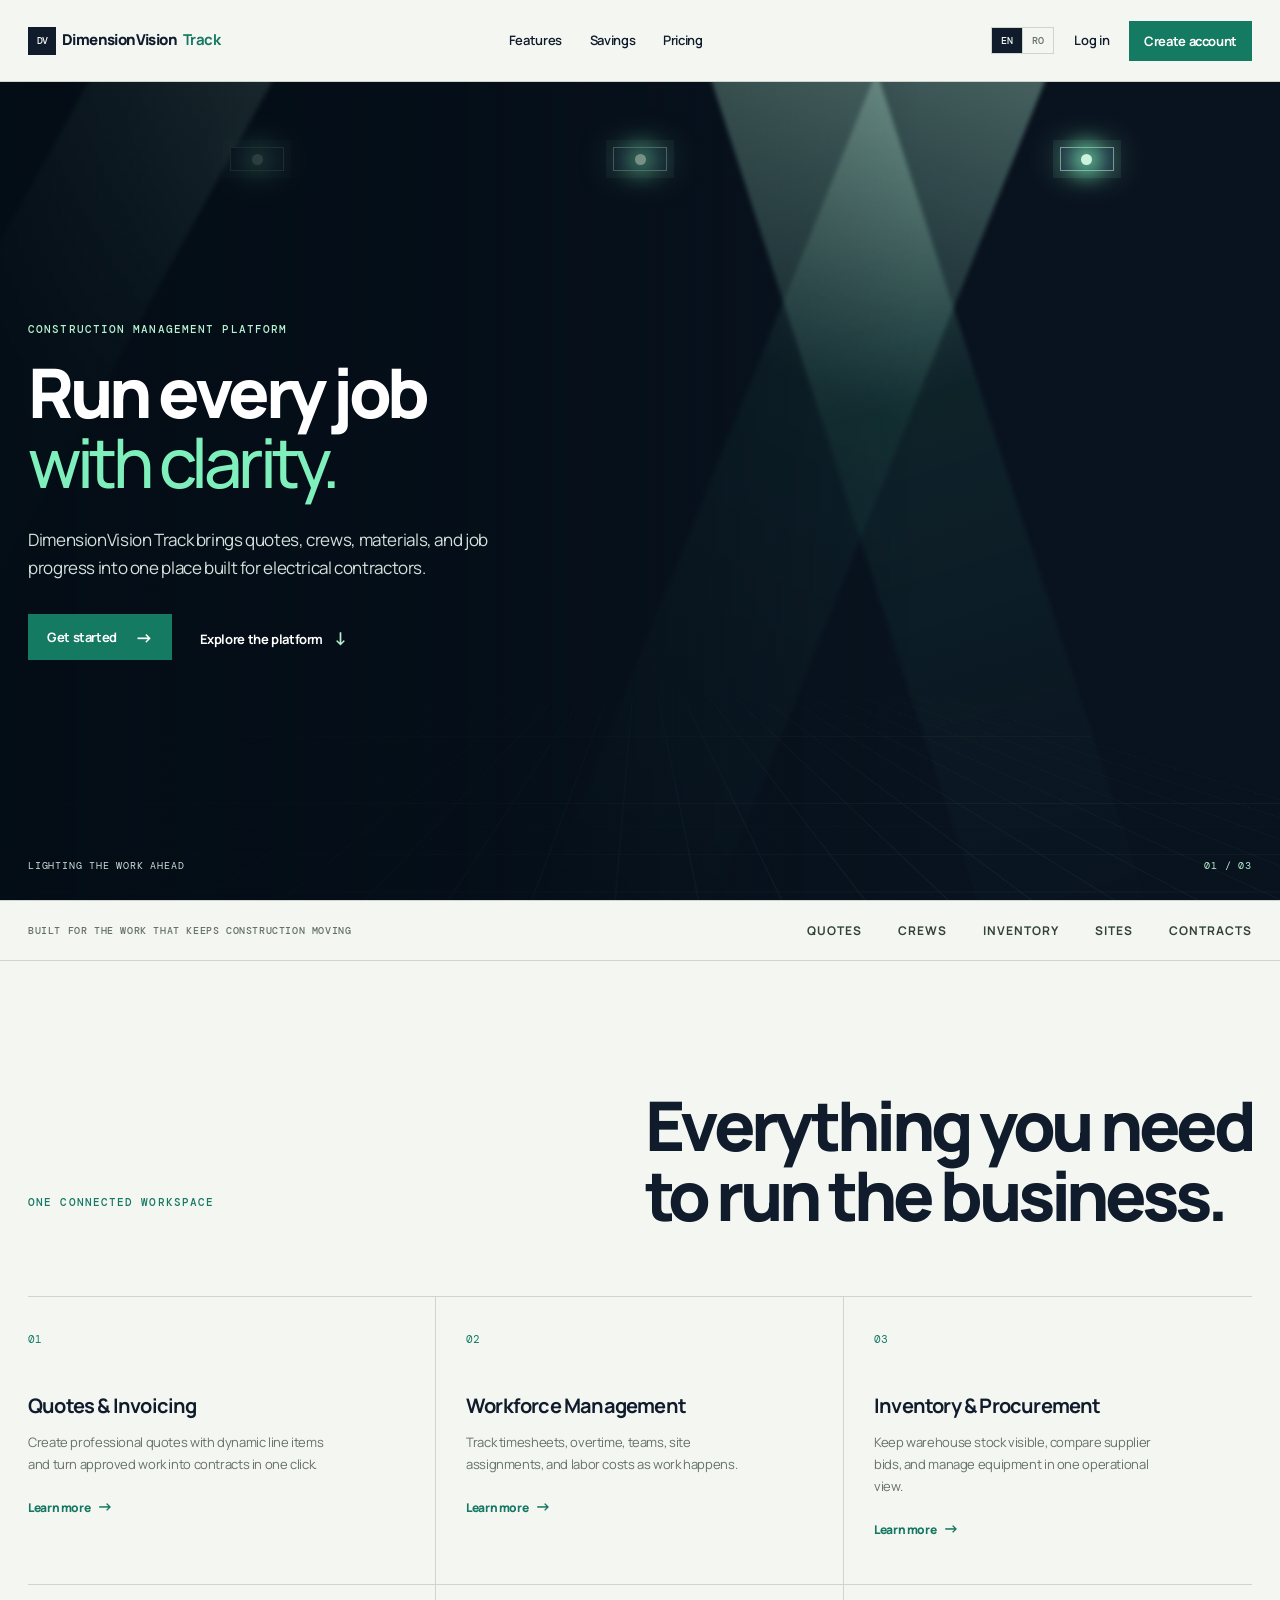
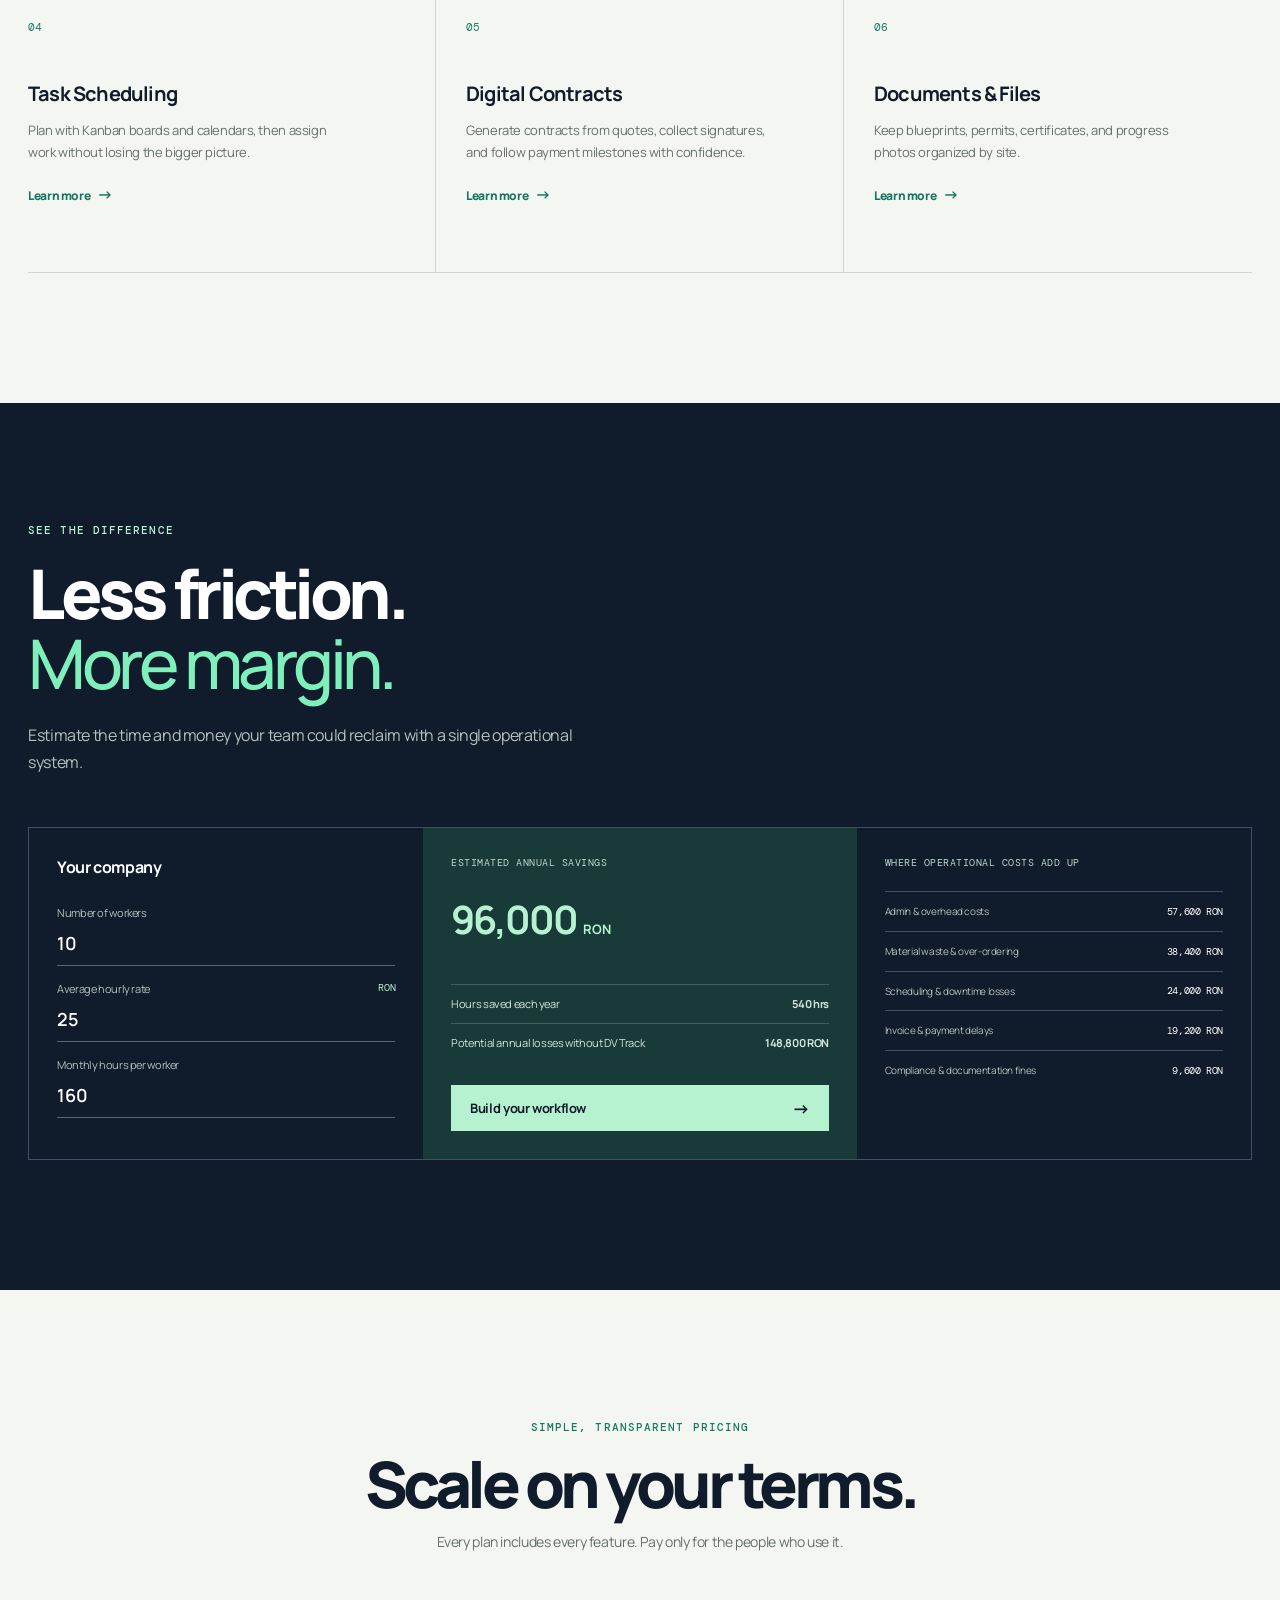
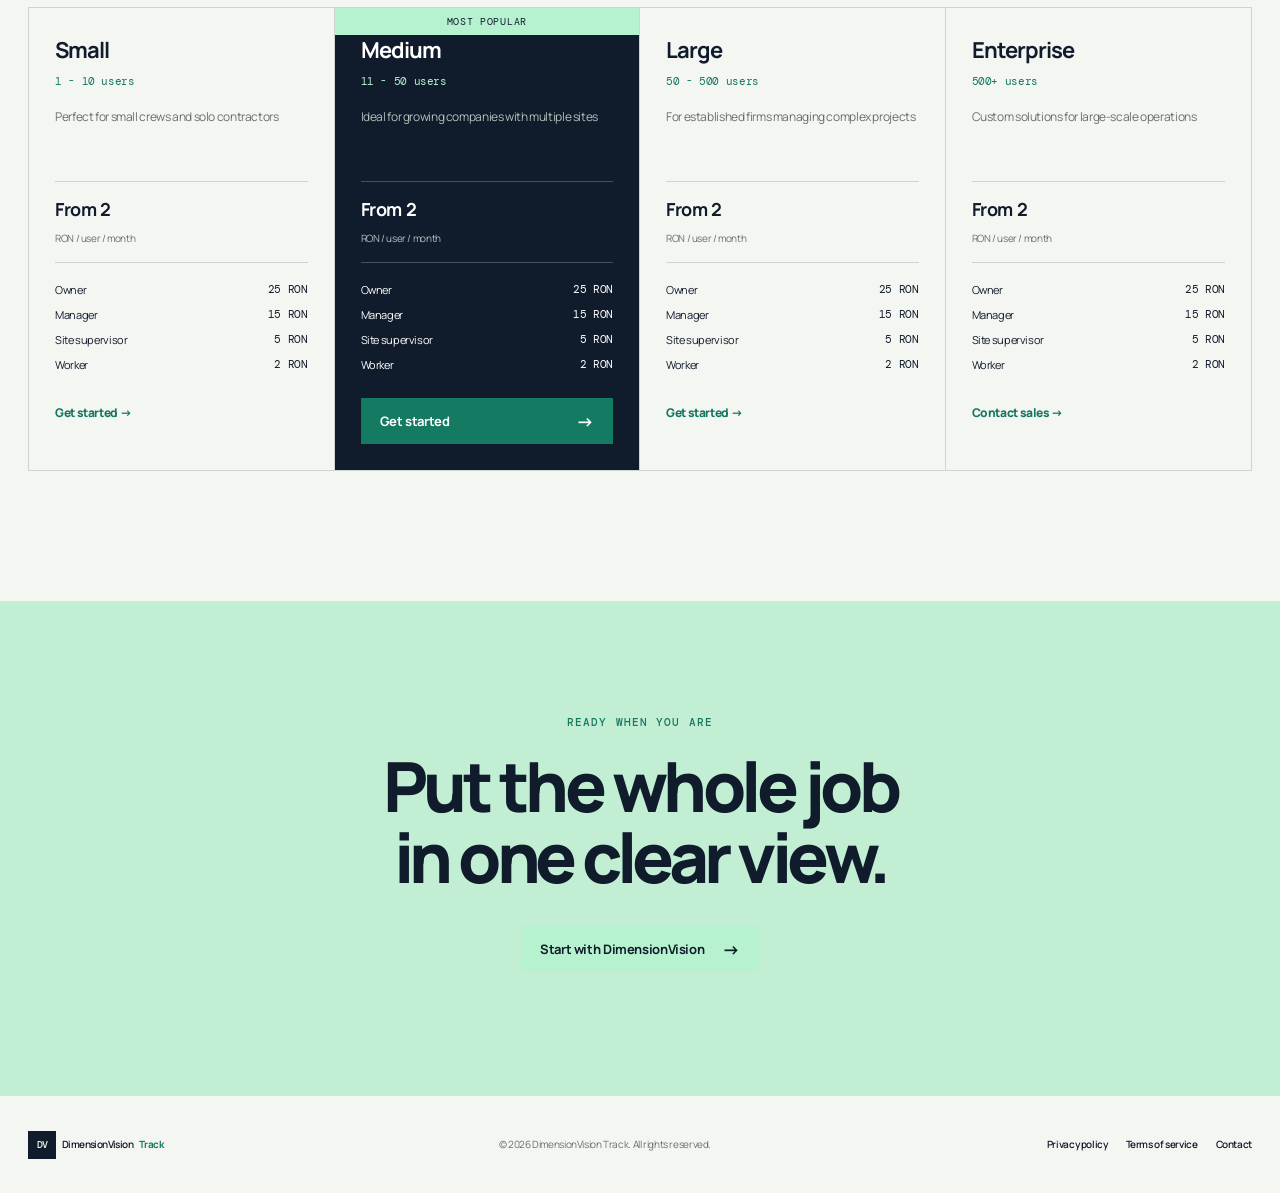
<file: site/index.html>
<!doctype html>
<html lang="en">
  <head>
    <meta charset="UTF-8">
    <meta name="viewport" content="width=device-width, initial-scale=1.0">
    <meta name="description" data-i18n="meta.description" content="DimensionVision Track brings quotes, crews, materials, and job progress into one place built for electrical contractors.">
    <title data-i18n="meta.title">DimensionVision Track</title>
    <link rel="stylesheet" href="./styles.css">
  </head>
  <body class="ev-page">
    <header class="ev-nav">
      <a class="ev-brand" href="#top" data-i18n-aria="brand.aria" aria-label="DimensionVision Track home"><span>DV</span> DimensionVision <b>Track</b></a>
      <nav class="ev-menu" data-i18n-aria="nav.aria" aria-label="Main navigation">
        <a href="#features" data-i18n="nav.features">Features</a>
        <a href="#savings" data-i18n="nav.savings">Savings</a>
        <a href="#pricing" data-i18n="nav.pricing">Pricing</a>
      </nav>
      <div class="ev-nav-actions">
        <div class="ev-lang" data-i18n-aria="lang.aria" role="group" aria-label="Language">
          <button type="button" data-lang="en" aria-pressed="true">EN</button>
          <button type="button" data-lang="ro" aria-pressed="false">RO</button>
        </div>
        <a class="ev-login" href="/login" data-i18n="nav.login">Log in</a>
        <a class="ev-button ev-button-small" href="/register" data-i18n="nav.cta">Create account</a>
      </div>
    </header>

    <main id="top">
      <section class="ev-hero">
        <div class="ev-hero-copy">
          <p class="ev-eyebrow" data-i18n="hero.eyebrow">Construction management platform</p>
          <h1 data-i18n="hero.title1">Run every job<br><em data-i18n="hero.title2">with clarity.</em></h1>
          <p class="ev-lede" data-i18n="hero.lede">DimensionVision Track brings quotes, crews, materials, and job progress into one place built for electrical contractors.</p>
          <div class="ev-hero-actions">
            <a class="ev-button" href="/register" data-i18n="hero.primary">Get started <span>&#8594;</span></a>
            <a class="ev-text-link" href="#features" data-i18n="hero.secondary">Explore the platform <span>&#8595;</span></a>
          </div>
        </div>
        <div class="ev-light-installation" data-i18n-aria="hero.lights" aria-label="Animated installation of architectural lights">
          <div class="ev-light-grid"></div>
          <i class="ev-beam ev-beam-one"></i>
          <i class="ev-beam ev-beam-two"></i>
          <i class="ev-beam ev-beam-three"></i>
          <div class="ev-fixture ev-fixture-one"><i></i></div>
          <div class="ev-fixture ev-fixture-two"><i></i></div>
          <div class="ev-fixture ev-fixture-three"><i></i></div>
          <div class="ev-light-caption"><span data-i18n="hero.caption">LIGHTING THE WORK AHEAD</span><b>01 / 03</b></div>
        </div>
      </section>

      <section class="ev-trust">
        <p data-i18n="trust.title">BUILT FOR THE WORK THAT KEEPS CONSTRUCTION MOVING</p>
        <div>
          <span data-i18n="trust.item1">QUOTES</span>
          <span data-i18n="trust.item2">CREWS</span>
          <span data-i18n="trust.item3">INVENTORY</span>
          <span data-i18n="trust.item4">SITES</span>
          <span data-i18n="trust.item5">CONTRACTS</span>
        </div>
      </section>

      <section id="features" class="ev-section ev-features">
        <div class="ev-section-heading">
          <p class="ev-eyebrow" data-i18n="features.eyebrow">One connected workspace</p>
          <h2><span data-i18n="features.title1">Everything you need</span><br><span data-i18n="features.title2">to run the business.</span></h2>
        </div>
        <div class="ev-feature-grid">
          <article class="ev-feature">
            <span>01</span>
            <h3 data-i18n="features.f1.title">Quotes &amp; Invoicing</h3>
            <p data-i18n="features.f1.body">Create professional quotes with dynamic line items and turn approved work into contracts in one click.</p>
            <a href="/register" data-i18n="features.learn" data-i18n-aria="features.f1.aria" aria-label="Learn more about Quotes &amp; Invoicing">Learn more <b>&#8594;</b></a>
          </article>
          <article class="ev-feature">
            <span>02</span>
            <h3 data-i18n="features.f2.title">Workforce Management</h3>
            <p data-i18n="features.f2.body">Track timesheets, overtime, teams, site assignments, and labor costs as work happens.</p>
            <a href="/register" data-i18n="features.learn" data-i18n-aria="features.f2.aria" aria-label="Learn more about Workforce Management">Learn more <b>&#8594;</b></a>
          </article>
          <article class="ev-feature">
            <span>03</span>
            <h3 data-i18n="features.f3.title">Inventory &amp; Procurement</h3>
            <p data-i18n="features.f3.body">Keep warehouse stock visible, compare supplier bids, and manage equipment in one operational view.</p>
            <a href="/register" data-i18n="features.learn" data-i18n-aria="features.f3.aria" aria-label="Learn more about Inventory &amp; Procurement">Learn more <b>&#8594;</b></a>
          </article>
          <article class="ev-feature">
            <span>04</span>
            <h3 data-i18n="features.f4.title">Task Scheduling</h3>
            <p data-i18n="features.f4.body">Plan with Kanban boards and calendars, then assign work without losing the bigger picture.</p>
            <a href="/register" data-i18n="features.learn" data-i18n-aria="features.f4.aria" aria-label="Learn more about Task Scheduling">Learn more <b>&#8594;</b></a>
          </article>
          <article class="ev-feature">
            <span>05</span>
            <h3 data-i18n="features.f5.title">Digital Contracts</h3>
            <p data-i18n="features.f5.body">Generate contracts from quotes, collect signatures, and follow payment milestones with confidence.</p>
            <a href="/register" data-i18n="features.learn" data-i18n-aria="features.f5.aria" aria-label="Learn more about Digital Contracts">Learn more <b>&#8594;</b></a>
          </article>
          <article class="ev-feature">
            <span>06</span>
            <h3 data-i18n="features.f6.title">Documents &amp; Files</h3>
            <p data-i18n="features.f6.body">Keep blueprints, permits, certificates, and progress photos organized by site.</p>
            <a href="/register" data-i18n="features.learn" data-i18n-aria="features.f6.aria" aria-label="Learn more about Documents &amp; Files">Learn more <b>&#8594;</b></a>
          </article>
        </div>
      </section>

      <section id="savings" class="ev-savings">
        <div class="ev-savings-intro">
          <p class="ev-eyebrow" data-i18n="savings.eyebrow">See the difference</p>
          <h2 data-i18n="savings.title1">Less friction.<br><em data-i18n="savings.title2">More margin.</em></h2>
          <p data-i18n="savings.lede">Estimate the time and money your team could reclaim with a single operational system.</p>
        </div>
        <div class="ev-calculator">
          <div class="ev-inputs">
            <h3 data-i18n="calc.title">Your company</h3>
            <label data-i18n="calc.workers">Number of workers<input id="ev-workers" min="1" type="number" value="10"></label>
            <label data-i18n="calc.rate">Average hourly rate <span data-i18n="calc.currency">RON</span><input id="ev-rate" min="1" type="number" value="25"></label>
            <label data-i18n="calc.hours">Monthly hours per worker<input id="ev-hours" min="1" type="number" value="160"></label>
          </div>
          <div class="ev-results">
            <p data-i18n="calc.savingsLabel">Estimated annual savings</p>
            <strong id="ev-savings">96,000 <small data-i18n="calc.currency">RON</small></strong>
            <div class="ev-result-line"><span data-i18n="calc.hoursSaved">Hours saved each year</span><b id="ev-hours-saved">540 hrs</b></div>
            <div class="ev-result-line"><span data-i18n="calc.losses">Potential annual losses without DV Track</span><b id="ev-losses">148,800 RON</b></div>
            <a class="ev-button ev-button-light" href="/register" data-i18n="calc.cta">Build your workflow <span>&#8594;</span></a>
          </div>
          <div class="ev-losses">
            <p data-i18n="calc.breakdown">Where operational costs add up</p>
            <div><span data-i18n="calc.line1">Admin &amp; overhead costs</span><b data-loss="0.12">57,600 RON</b></div>
            <div><span data-i18n="calc.line2">Material waste &amp; over-ordering</span><b data-loss="0.08">38,400 RON</b></div>
            <div><span data-i18n="calc.line3">Scheduling &amp; downtime losses</span><b data-loss="0.05">24,000 RON</b></div>
            <div><span data-i18n="calc.line4">Invoice &amp; payment delays</span><b data-loss="0.04">19,200 RON</b></div>
            <div><span data-i18n="calc.line5">Compliance &amp; documentation fines</span><b data-loss="0.02">9,600 RON</b></div>
          </div>
        </div>
      </section>

      <section id="pricing" class="ev-section ev-pricing">
        <div class="ev-pricing-heading">
          <p class="ev-eyebrow" data-i18n="pricing.eyebrow">Simple, transparent pricing</p>
          <h2 data-i18n="pricing.title">Scale on your terms.</h2>
          <p data-i18n="pricing.lede">Every plan includes every feature. Pay only for the people who use it.</p>
        </div>
        <div class="ev-plans">
          <article class="ev-plan ">
            <h3 data-i18n="pricing.p1.name">Small</h3>
            <p class="ev-users" data-i18n="pricing.p1.users">1 - 10 users</p>
            <p class="ev-description" data-i18n="pricing.p1.note">Perfect for small crews and solo contractors</p>
            <div class="ev-price"><b data-i18n="pricing.from">From 2</b><span data-i18n="pricing.per">RON / user / month</span></div>
            <ul>
              <li data-i18n="pricing.roleOwner">Owner <b data-i18n="pricing.priceOwner">25 RON</b></li>
              <li data-i18n="pricing.roleManager">Manager <b data-i18n="pricing.priceManager">15 RON</b></li>
              <li data-i18n="pricing.roleSupervisor">Site supervisor <b data-i18n="pricing.priceSupervisor">5 RON</b></li>
              <li data-i18n="pricing.roleWorker">Worker <b data-i18n="pricing.priceWorker">2 RON</b></li>
            </ul>
            <a class="ev-plan-link" href="/register?package=small" data-i18n="pricing.get">Get started <span>&#8594;</span></a>
          </article>
          <article class="ev-plan ev-plan-featured">
            <div class="ev-popular" data-i18n="pricing.popular">Most popular</div>
            <h3 data-i18n="pricing.p2.name">Medium</h3>
            <p class="ev-users" data-i18n="pricing.p2.users">11 - 50 users</p>
            <p class="ev-description" data-i18n="pricing.p2.note">Ideal for growing companies with multiple sites</p>
            <div class="ev-price"><b data-i18n="pricing.from">From 2</b><span data-i18n="pricing.per">RON / user / month</span></div>
            <ul>
              <li data-i18n="pricing.roleOwner">Owner <b data-i18n="pricing.priceOwner">25 RON</b></li>
              <li data-i18n="pricing.roleManager">Manager <b data-i18n="pricing.priceManager">15 RON</b></li>
              <li data-i18n="pricing.roleSupervisor">Site supervisor <b data-i18n="pricing.priceSupervisor">5 RON</b></li>
              <li data-i18n="pricing.roleWorker">Worker <b data-i18n="pricing.priceWorker">2 RON</b></li>
            </ul>
            <a class="ev-button" href="/register?package=medium" data-i18n="pricing.get">Get started <span>&#8594;</span></a>
          </article>
          <article class="ev-plan ">
            <h3 data-i18n="pricing.p3.name">Large</h3>
            <p class="ev-users" data-i18n="pricing.p3.users">50 - 500 users</p>
            <p class="ev-description" data-i18n="pricing.p3.note">For established firms managing complex projects</p>
            <div class="ev-price"><b data-i18n="pricing.from">From 2</b><span data-i18n="pricing.per">RON / user / month</span></div>
            <ul>
              <li data-i18n="pricing.roleOwner">Owner <b data-i18n="pricing.priceOwner">25 RON</b></li>
              <li data-i18n="pricing.roleManager">Manager <b data-i18n="pricing.priceManager">15 RON</b></li>
              <li data-i18n="pricing.roleSupervisor">Site supervisor <b data-i18n="pricing.priceSupervisor">5 RON</b></li>
              <li data-i18n="pricing.roleWorker">Worker <b data-i18n="pricing.priceWorker">2 RON</b></li>
            </ul>
            <a class="ev-plan-link" href="/register?package=large" data-i18n="pricing.get">Get started <span>&#8594;</span></a>
          </article>
          <article class="ev-plan ">
            <h3 data-i18n="pricing.p4.name">Enterprise</h3>
            <p class="ev-users" data-i18n="pricing.p4.users">500+ users</p>
            <p class="ev-description" data-i18n="pricing.p4.note">Custom solutions for large-scale operations</p>
            <div class="ev-price"><b data-i18n="pricing.from">From 2</b><span data-i18n="pricing.per">RON / user / month</span></div>
            <ul>
              <li data-i18n="pricing.roleOwner">Owner <b data-i18n="pricing.priceOwner">25 RON</b></li>
              <li data-i18n="pricing.roleManager">Manager <b data-i18n="pricing.priceManager">15 RON</b></li>
              <li data-i18n="pricing.roleSupervisor">Site supervisor <b data-i18n="pricing.priceSupervisor">5 RON</b></li>
              <li data-i18n="pricing.roleWorker">Worker <b data-i18n="pricing.priceWorker">2 RON</b></li>
            </ul>
            <a class="ev-plan-link" href="/register?package=enterprise" data-i18n="pricing.contact">Contact sales <span>&#8594;</span></a>
          </article>
        </div>
      </section>

      <section class="ev-final">
        <p class="ev-eyebrow" data-i18n="final.eyebrow">Ready when you are</p>
        <h2><span data-i18n="final.title1">Put the whole job</span><br><span data-i18n="final.title2">in one clear view.</span></h2>
        <a class="ev-button ev-button-light" href="/register" data-i18n="final.cta">Start with DimensionVision <span>&#8594;</span></a>
      </section>
    </main>

    <footer class="ev-footer">
      <a class="ev-brand" href="#top"><span>DV</span> DimensionVision <b>Track</b></a>
      <p data-i18n="footer.rights">&copy; 2026 DimensionVision Track. All rights reserved.</p>
      <div>
        <a href="/privacy" data-i18n="footer.privacy">Privacy policy</a>
        <a href="/terms" data-i18n="footer.terms">Terms of service</a>
        <a href="mailto:polimoga@gmail.com" data-i18n="footer.contact">Contact</a>
      </div>
    </footer>

    <script src="./i18n.js"></script>
  </body>
</html>
</file>
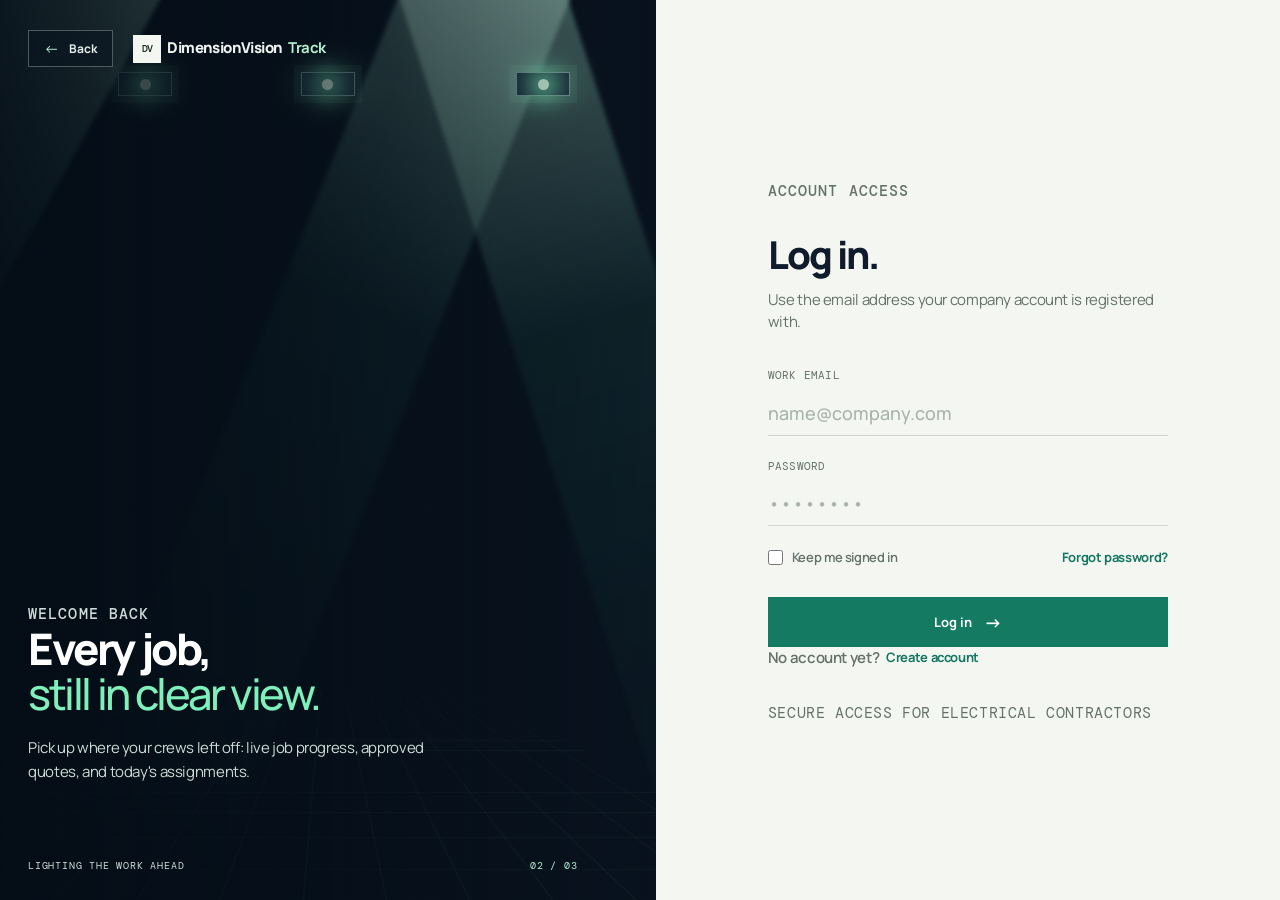
<file: site/login.html>
<!doctype html>
<html lang="en">
  <head>
    <meta charset="UTF-8">
    <meta name="viewport" content="width=device-width, initial-scale=1.0">
    <meta name="description" data-i18n="login.meta.description" content="Log in to DimensionVision Track to manage quotes, crews, materials, and job progress.">
    <title data-i18n="login.meta.title">Log in · DimensionVision Track</title>
    <link rel="stylesheet" href="./styles.css">
  </head>
  <body class="ev-page">
    <main class="ev-auth ev-auth-bare">
      <div class="ev-auth-top">
        <a class="ev-back" href="/" data-i18n-aria="back.aria" aria-label="Back to home">
          <span aria-hidden="true">&#8592;</span>
          <b data-i18n="back.label">Back</b>
        </a>
        <a class="ev-brand ev-brand-dark" href="/" data-i18n-aria="brand.aria" aria-label="DimensionVision Track home"><span>DV</span> DimensionVision <b>Track</b></a>
      </div>

      <section class="ev-auth-visual">
        <div class="ev-light-installation" data-i18n-aria="hero.lights" aria-label="Animated installation of architectural lights">
          <div class="ev-light-grid"></div>
          <i class="ev-beam ev-beam-one"></i>
          <i class="ev-beam ev-beam-two"></i>
          <i class="ev-beam ev-beam-three"></i>
          <div class="ev-fixture ev-fixture-one"><i></i></div>
          <div class="ev-fixture ev-fixture-two"><i></i></div>
          <div class="ev-fixture ev-fixture-three"><i></i></div>
        </div>
        <div class="ev-auth-visual-copy">
          <p class="ev-eyebrow" data-i18n="login.eyebrow">Welcome back</p>
          <h2 data-i18n="login.visualTitle1">Every job,<br><em data-i18n="login.visualTitle2">still in clear view.</em></h2>
          <p data-i18n="login.visualBody">Pick up where your crews left off: live job progress, approved quotes, and today's assignments.</p>
        </div>
        <div class="ev-light-caption"><span data-i18n="hero.caption">LIGHTING THE WORK AHEAD</span><b>02 / 03</b></div>
      </section>

      <section class="ev-auth-form">
        <div class="ev-auth-card">
          <p class="ev-eyebrow" data-i18n="login.formEyebrow">Account access</p>
          <h1 data-i18n="login.title">Log in.</h1>
          <p data-i18n="login.lede">Use the email address your company account is registered with.</p>

          <form method="post" action="https://app.dimensionvisiontrack.com/login">
            <label class="ev-field">
              <span data-i18n="login.email">Work email</span>
              <input type="email" name="email" autocomplete="email" required data-i18n-placeholder="login.emailPlaceholder" placeholder="name@company.com">
            </label>
            <label class="ev-field">
              <span data-i18n="login.password">Password</span>
              <input type="password" name="password" autocomplete="current-password" required placeholder="••••••••">
            </label>

            <div class="ev-auth-row">
              <label class="ev-remember">
                <input type="checkbox" name="remember">
                <span data-i18n="login.remember">Keep me signed in</span>
              </label>
              <a class="ev-auth-link" href="https://app.dimensionvisiontrack.com/forgot-password" data-i18n="login.forgot">Forgot password?</a>
            </div>

            <button class="ev-button" type="submit" data-i18n="login.submit">Log in <span>&#8594;</span></button>
          </form>

          <p class="ev-auth-alt">
            <span data-i18n="login.noAccount">No account yet?</span>
            <a class="ev-auth-link" href="/register" data-i18n="nav.cta">Create account</a>
          </p>
          <p class="ev-auth-note" data-i18n="login.note">SECURE ACCESS FOR ELECTRICAL CONTRACTORS</p>
        </div>
      </section>
    </main>

    <script src="./i18n.js"></script>
  </body>
</html>
</file>
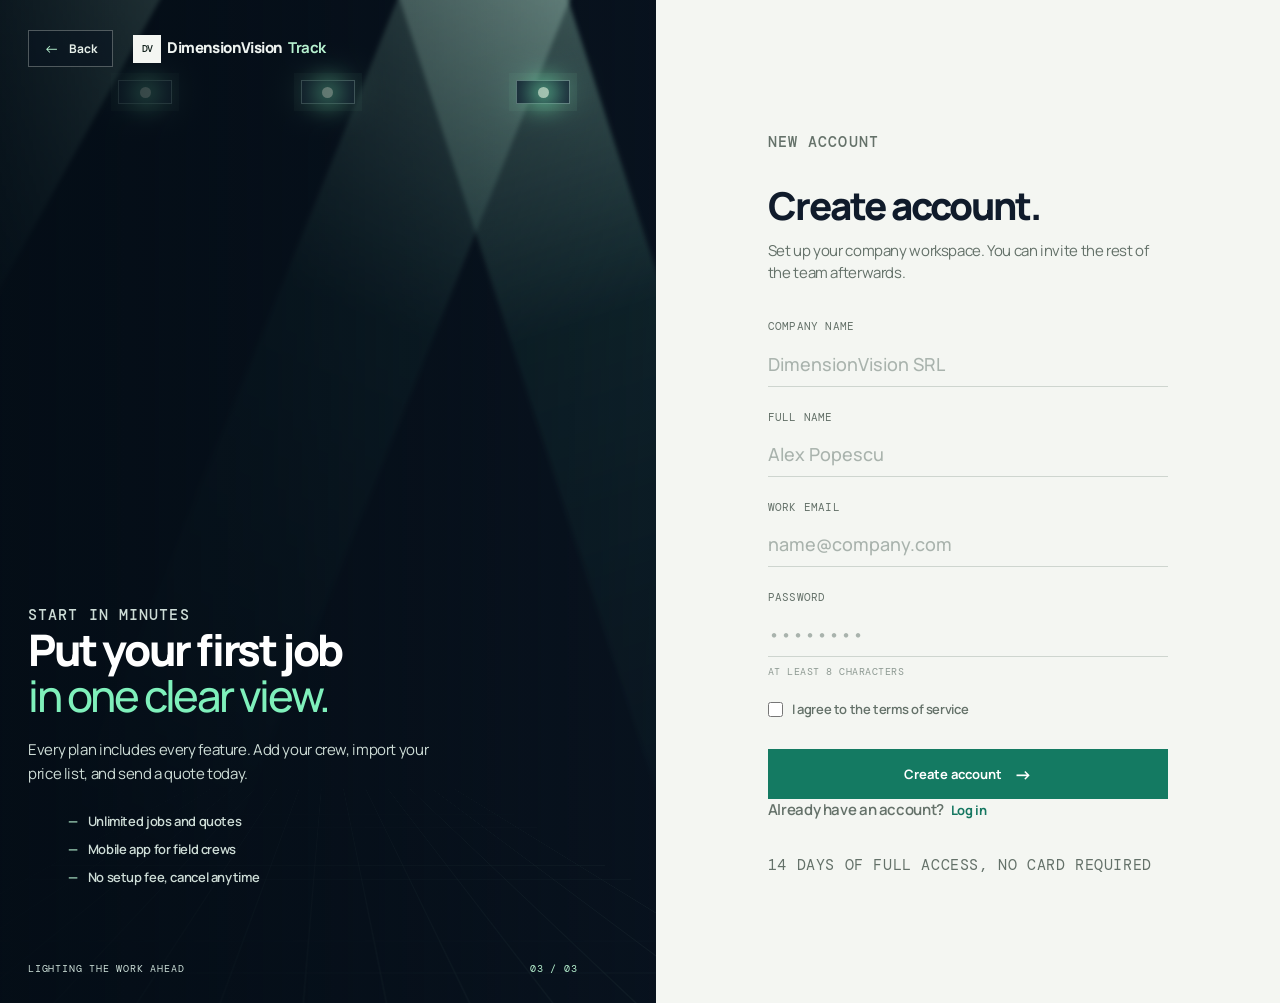
<file: site/register.html>
<!doctype html>
<html lang="en">
  <head>
    <meta charset="UTF-8">
    <meta name="viewport" content="width=device-width, initial-scale=1.0">
    <meta name="description" data-i18n="register.meta.description" content="Create your DimensionVision Track account and bring quotes, crews, materials, and job progress into one place.">
    <title data-i18n="register.meta.title">Create account · DimensionVision Track</title>
    <link rel="stylesheet" href="./styles.css">
  </head>
  <body class="ev-page">
    <main class="ev-auth ev-auth-bare">
      <div class="ev-auth-top">
        <a class="ev-back" href="/" data-i18n-aria="back.aria" aria-label="Back to home">
          <span aria-hidden="true">&#8592;</span>
          <b data-i18n="back.label">Back</b>
        </a>
        <a class="ev-brand ev-brand-dark" href="/" data-i18n-aria="brand.aria" aria-label="DimensionVision Track home"><span>DV</span> DimensionVision <b>Track</b></a>
      </div>

      <section class="ev-auth-visual">
        <div class="ev-light-installation" data-i18n-aria="hero.lights" aria-label="Animated installation of architectural lights">
          <div class="ev-light-grid"></div>
          <i class="ev-beam ev-beam-one"></i>
          <i class="ev-beam ev-beam-two"></i>
          <i class="ev-beam ev-beam-three"></i>
          <div class="ev-fixture ev-fixture-one"><i></i></div>
          <div class="ev-fixture ev-fixture-two"><i></i></div>
          <div class="ev-fixture ev-fixture-three"><i></i></div>
        </div>
        <div class="ev-auth-visual-copy">
          <p class="ev-eyebrow" data-i18n="register.eyebrow">Start in minutes</p>
          <h2 data-i18n="register.visualTitle1">Put your first job<br><em data-i18n="register.visualTitle2">in one clear view.</em></h2>
          <p data-i18n="register.visualBody">Every plan includes every feature. Add your crew, import your price list, and send a quote today.</p>
          <ul class="ev-auth-points">
            <li data-i18n="register.point1">Unlimited jobs and quotes</li>
            <li data-i18n="register.point2">Mobile app for field crews</li>
            <li data-i18n="register.point3">No setup fee, cancel anytime</li>
          </ul>
        </div>
        <div class="ev-light-caption"><span data-i18n="hero.caption">LIGHTING THE WORK AHEAD</span><b>03 / 03</b></div>
      </section>

      <section class="ev-auth-form">
        <div class="ev-auth-card">
          <p class="ev-eyebrow" data-i18n="register.formEyebrow">New account</p>
          <h1 data-i18n="register.title">Create account.</h1>
          <p data-i18n="register.lede">Set up your company workspace. You can invite the rest of the team afterwards.</p>

          <form method="post" action="/register">
            <label class="ev-field">
              <span data-i18n="register.company">Company name</span>
              <input type="text" name="company" autocomplete="organization" required data-i18n-placeholder="register.companyPlaceholder" placeholder="DimensionVision SRL">
            </label>
            <label class="ev-field">
              <span data-i18n="register.name">Full name</span>
              <input type="text" name="name" autocomplete="name" required data-i18n-placeholder="register.namePlaceholder" placeholder="Alex Popescu">
            </label>
            <label class="ev-field">
              <span data-i18n="login.email">Work email</span>
              <input type="email" name="email" autocomplete="email" required data-i18n-placeholder="login.emailPlaceholder" placeholder="name@company.com">
            </label>
            <label class="ev-field">
              <span data-i18n="register.password">Password</span>
              <input type="password" name="password" autocomplete="new-password" minlength="8" required placeholder="••••••••">
              <b class="ev-field-hint" data-i18n="register.passwordHint">At least 8 characters</b>
            </label>

            <div class="ev-auth-row ev-auth-row-terms">
              <label class="ev-remember">
                <input type="checkbox" name="terms" required>
                <span data-i18n="register.terms">I agree to the terms of service</span>
              </label>
            </div>

            <button class="ev-button" type="submit" data-i18n="register.submit">Create account <span>&#8594;</span></button>
          </form>

          <p class="ev-auth-alt">
            <span data-i18n="register.haveAccount">Already have an account?</span>
            <a class="ev-auth-link" href="/login" data-i18n="nav.login">Log in</a>
          </p>
          <p class="ev-auth-note" data-i18n="register.note">14 DAYS OF FULL ACCESS, NO CARD REQUIRED</p>
        </div>
      </section>
    </main>

    <script src="./i18n.js"></script>
  </body>
</html>
</file>
<file: site/styles.css>
@import url('https://fonts.googleapis.com/css2?family=DM+Mono:wght@400;500&family=Manrope:wght@400;500;600;700;800&display=swap');

:root { --ev-ink: #101b2b; --ev-paper: #f4f6f2; --ev-mint: #b7f2d0; --ev-line: #ced5cf; --ev-muted: #647169; }

* { box-sizing: border-box; }

html { scroll-behavior: smooth; background: var(--ev-paper); }

body.ev-page { margin: 0; color: var(--ev-ink); background: var(--ev-paper); font-family: Manrope, Arial, sans-serif; font-size: 17px; line-height: 1.47059; letter-spacing: -.022em; font-synthesis: none; -webkit-font-smoothing: antialiased; -moz-osx-font-smoothing: grayscale; }

.ev-nav { height: 82px; padding: 0 max(28px, calc((100vw - 1240px) / 2)); display: flex; align-items: center; justify-content: space-between; border-bottom: 1px solid var(--ev-line); background: rgba(244,246,242,.95); position: sticky; top: 0; z-index: 4; }

.ev-brand { color: var(--ev-ink); font-size: 15px; font-weight: 800; text-decoration: none; letter-spacing: -.6px; display: flex; align-items: center; gap: 6px; }

.ev-brand span { display: inline-flex; align-items: center; justify-content: center; width: 28px; height: 28px; color: var(--ev-paper); background: var(--ev-ink); font: 500 10px 'DM Mono', monospace; letter-spacing: -1px; }

.ev-brand b { color: #157761; }

.ev-menu,.ev-nav-actions,.ev-hero-actions,.ev-footer div { display: flex; align-items: center; gap: 28px; }

.ev-menu a,.ev-login,.ev-footer a { color: var(--ev-ink); text-decoration: none; font-size: 13px; font-weight: 600; }

.ev-menu a:hover,.ev-login:hover,.ev-footer a:hover { color: #157761; }

.ev-button { background: #147a62; color: white; font: 700 13px Manrope, sans-serif; text-decoration: none; padding: 14px 19px; display: inline-flex; gap: 18px; align-items: center; justify-content: space-between; border: 0; cursor: pointer; }

.ev-button:hover { background: #0f624e; }

.ev-button-small { padding: 11px 15px; }

.ev-button span { font-size: 18px; line-height: 12px; }

.ev-button-light { background: var(--ev-mint); color: var(--ev-ink); }

.ev-button-light:hover { background: #d5fbe3; }

.ev-hero { min-height: calc(100vh - 82px); padding: 94px max(28px, calc((100vw - 1240px) / 2)); position: relative; display: flex; align-items: center; overflow: hidden; background: #09131f; }

.ev-hero-copy { z-index: 2; max-width: 590px; }

.ev-eyebrow { color: #167963; font: 500 11px 'DM Mono', monospace; letter-spacing: 1.1px; text-transform: uppercase; margin: 0 0 22px; }

.ev-hero .ev-eyebrow { color: var(--ev-mint); }

.ev-hero h1,.ev-section h2,.ev-savings h2,.ev-final h2 { font-size: clamp(48px, 5.35vw, 76px); letter-spacing: -4.5px; line-height: 1.02; margin: 0; font-weight: 800; }

.ev-hero h1 { color: white; }

.ev-hero h1 em,.ev-savings h2 em { font-weight: 500; color: #7ff0bb; }

.ev-lede { max-width: 490px; color: #d3e0dc; font-size: 17px; line-height: 1.65; margin: 28px 0 32px; }

.ev-text-link { color: white; font-size: 13px; font-weight: 700; text-decoration: none; }

.ev-text-link:hover { color: var(--ev-mint); }

.ev-text-link span { color: var(--ev-mint); font-size: 18px; margin-left: 8px; }

.ev-result-line,.ev-losses div { display: flex; justify-content: space-between; align-items: center; }

.ev-light-installation { position: absolute; inset: 0; overflow: hidden; background: #09131f; isolation: isolate; }

.ev-light-installation::after { content: ''; position: absolute; inset: 0; z-index: 1; background: linear-gradient(90deg, rgba(4,13,22,.94) 0%, rgba(4,13,22,.68) 38%, rgba(4,13,22,.05) 72%); }

.ev-light-grid { position: absolute; inset: 0; opacity: .35; background-image: linear-gradient(rgba(176, 242, 208, .14) 1px, transparent 1px), linear-gradient(90deg, rgba(176, 242, 208, .14) 1px, transparent 1px); background-size: 52px 52px; transform: perspective(450px) rotateX(57deg) scale(1.6) translateY(80px); transform-origin: center bottom; }

.ev-beam { position: absolute; width: 160px; height: 130vh; top: -26vh; background: linear-gradient(180deg, rgba(199,255,224,.8), rgba(75,231,174,.1) 50%, transparent); filter: blur(2px); mix-blend-mode: screen; transform-origin: 50% 0; animation: ev-sweep 8s ease-in-out infinite alternate; }

.ev-beam-one { left: 18%; transform: rotate(29deg); }

.ev-beam-two { left: 50%; opacity: .75; animation-delay: -2.7s; transform: rotate(-18deg); }

.ev-beam-three { left: 76%; opacity: .65; animation-delay: -5.1s; transform: rotate(22deg); }

.ev-fixture { position: absolute; top: 8%; height: 24px; width: 54px; border: 1px solid #7d9c9c; background: #203343; box-shadow: 0 0 0 7px rgba(168,244,204,.08), 0 0 34px rgba(149,255,204,.4); animation: ev-pulse 3.2s ease-in-out infinite alternate; }

.ev-fixture i { display: block; width: 11px; height: 11px; border-radius: 50%; margin: 6px auto; background: #d7ffe4; box-shadow: 0 0 22px 8px #82ffc0; }

.ev-fixture-one { left: 18%; }

.ev-fixture-two { left: calc(50% - 27px); animation-delay: -1.1s; }

.ev-fixture-three { right: 13%; animation-delay: -2.3s; }

.ev-light-caption { position: absolute; z-index: 2; display: flex; bottom: 28px; right: max(28px, calc((100vw - 1240px) / 2)); left: max(28px, calc((100vw - 1240px) / 2)); justify-content: space-between; color: #ccdfd8; font: 10px 'DM Mono', monospace; letter-spacing: .8px; }

.ev-light-caption b { color: var(--ev-mint); font-weight: 400; }

@keyframes ev-sweep { from { margin-left: -80px; opacity: .35; } to { margin-left: 75px; opacity: .9; } }

@keyframes ev-pulse { from { opacity: .45; } to { opacity: 1; } }

.ev-trust { border-top: 1px solid var(--ev-line); border-bottom: 1px solid var(--ev-line); padding: 21px max(28px, calc((100vw - 1240px) / 2)); display: flex; align-items: center; justify-content: space-between; }

.ev-trust p { color: var(--ev-muted); font: 500 10px 'DM Mono', monospace; letter-spacing: .6px; margin: 0; }

.ev-trust div { display: flex; gap: 36px; }

.ev-trust span { font: 700 12px Manrope, sans-serif; letter-spacing: 1px; color: #334239; }

.ev-section { max-width: 1240px; margin: auto; padding: 130px 0; }

.ev-section-heading { display: flex; justify-content: space-between; align-items: end; margin-bottom: 65px; }

.ev-feature-grid { border-top: 1px solid var(--ev-line); display: grid; grid-template-columns: repeat(3, 1fr); }

.ev-feature { min-height: 288px; padding: 27px 30px 25px 0; border-bottom: 1px solid var(--ev-line); border-right: 1px solid var(--ev-line); }

.ev-feature:nth-child(3n) { border-right: 0; padding-left: 30px; }

.ev-feature:nth-child(3n+2) { padding-left: 30px; }

.ev-feature > span { color: #167963; font: 11px 'DM Mono', monospace; }

.ev-feature h3 { font-size: 20px; margin: 42px 0 11px; letter-spacing: -.8px; }

.ev-feature p { color: var(--ev-muted); font-size: 13px; line-height: 1.7; max-width: 300px; margin: 0 0 18px; }

.ev-feature a,.ev-plan-link { color: #157761; font-size: 12px; font-weight: 800; text-decoration: none; }

.ev-feature a b { padding-left: 5px; font-size: 16px; }

.ev-savings { background: var(--ev-ink); color: white; padding: 120px max(28px, calc((100vw - 1240px) / 2)) 130px; }

.ev-savings-intro { max-width: 570px; }

.ev-savings-intro .ev-eyebrow { color: var(--ev-mint); }

.ev-savings h2 { color: #fff; }

.ev-savings-intro > p:last-child { color: #b5c0bd; font-size: 16px; line-height: 1.65; margin: 24px 0 52px; }

.ev-calculator { display: grid; grid-template-columns: 1fr 1.1fr 1fr; border: 1px solid #405163; }

.ev-inputs,.ev-results,.ev-losses { padding: 28px; }

.ev-inputs h3 { font-size: 16px; margin: 0 0 25px; }

.ev-inputs label { color: #b5c0bd; display: block; font-size: 11px; margin-top: 15px; position: relative; }

.ev-inputs label span { float: right; color: var(--ev-mint); font: 10px 'DM Mono', monospace; }

.ev-inputs input { width: 100%; background: transparent; border: 0; border-bottom: 1px solid #586676; color: white; padding: 10px 0; outline: none; font: 600 18px Manrope, sans-serif; }

.ev-results { background: #183a39; }

.ev-results > p,.ev-losses > p { font: 10px 'DM Mono', monospace; color: #bdd7cd; text-transform: uppercase; letter-spacing: .5px; margin: 0 0 22px; }

.ev-results > strong { display: block; color: var(--ev-mint); font-size: 39px; letter-spacing: -2px; margin-bottom: 35px; }

.ev-results > strong small { font-size: 13px; letter-spacing: 0; }

.ev-result-line { border-top: 1px solid #45615c; padding: 11px 0; color: #d5e3dd; font-size: 11px; }

.ev-result-line b { font-size: 11px; }

.ev-results .ev-button { margin-top: 23px; width: 100%; }

.ev-losses div { border-top: 1px solid #405163; padding: 12px 0; color: #b5c0bd; font-size: 10px; }

.ev-losses b { color: white; font: 10px 'DM Mono', monospace; }

.ev-pricing-heading { text-align: center; }

.ev-pricing-heading .ev-eyebrow { margin-bottom: 17px; }

.ev-pricing-heading h2 { font-size: clamp(42px, 5vw, 64px); }

.ev-pricing-heading > p:last-child { color: var(--ev-muted); font-size: 14px; margin: 16px auto 54px; }

.ev-plans { display: grid; grid-template-columns: repeat(4, 1fr); border: 1px solid var(--ev-line); }

.ev-plan { padding: 26px; border-right: 1px solid var(--ev-line); min-height: 445px; position: relative; }

.ev-plan:last-child { border-right: 0; }

.ev-plan-featured { background: var(--ev-ink); color: white; }

.ev-popular { position: absolute; top: 0; left: 0; right: 0; background: var(--ev-mint); color: var(--ev-ink); padding: 7px; text-align: center; text-transform: uppercase; font: 10px 'DM Mono', monospace; letter-spacing: .7px; }

.ev-plan-featured h3 { margin-top: 36px; }

.ev-plan h3 { font-size: 22px; letter-spacing: -1px; margin: 0 0 8px; }

.ev-users { color: #157761; font: 11px 'DM Mono', monospace; margin: 0; }

.ev-plan-featured .ev-users { color: var(--ev-mint); }

.ev-description { color: var(--ev-muted); font-size: 12px; line-height: 1.6; min-height: 55px; margin: 19px 0; }

.ev-plan-featured .ev-description { color: #b5c0bd; }

.ev-price { border-top: 1px solid var(--ev-line); border-bottom: 1px solid var(--ev-line); padding: 14px 0; }

.ev-plan-featured .ev-price { border-color: #405163; }

.ev-price b { display: block; font-size: 18px; }

.ev-price span { color: var(--ev-muted); font-size: 10px; }

.ev-plan-featured .ev-price span { color: #b5c0bd; }

.ev-plan ul { padding: 0; margin: 19px 0 25px; list-style: none; }

.ev-plan li { display: flex; justify-content: space-between; font-size: 11px; margin: 9px 0; }

.ev-plan li b { font: 11px 'DM Mono', monospace; }

.ev-plan .ev-button { width: 100%; }

.ev-final { text-align: center; background: #c2efd4; padding: 114px 24px 124px; }

.ev-final .ev-eyebrow { color: #157761; }

.ev-final h2 { font-size: clamp(45px, 5.4vw, 72px); margin-bottom: 34px; }

.ev-footer { max-width: 1240px; padding: 31px 0; margin: auto; display: flex; justify-content: space-between; align-items: center; }

.ev-footer p { color: var(--ev-muted); font-size: 10px; }

.ev-footer div { gap: 18px; }

.ev-footer a { font-size: 10px; }

@media (max-width: 1280px) { .ev-section,.ev-footer { margin-left: 28px; margin-right: 28px; }.ev-footer { max-width: none; } }

@media (max-width: 760px) { .ev-nav { height: 68px; padding: 0 20px; }.ev-menu { display: none; }.ev-login { display: none; }.ev-hero { min-height: calc(100vh - 68px); padding: 56px 24px 76px; margin: 0; }.ev-hero h1,.ev-section h2,.ev-savings h2,.ev-final h2 { letter-spacing: -2.6px; }.ev-light-installation::after { background: rgba(4,13,22,.67); }.ev-light-caption { right: 24px; left: 24px; }.ev-trust { padding: 18px 24px; display: block; }.ev-trust p { margin-bottom: 13px; }.ev-trust div { gap: 14px; flex-wrap: wrap; }.ev-trust span { font-size: 10px; }.ev-section { padding: 78px 0; margin: 0 24px; }.ev-section-heading { display: block; margin-bottom: 43px; }.ev-feature-grid,.ev-plans,.ev-calculator { grid-template-columns: 1fr; }.ev-feature,.ev-feature:nth-child(3n),.ev-feature:nth-child(3n+2) { min-height: 0; padding: 24px 0; border-right: 0; }.ev-feature h3 { margin-top: 24px; }.ev-savings { padding: 78px 24px; }.ev-calculator { margin: 0 -24px; }.ev-inputs,.ev-results,.ev-losses { padding: 24px; }.ev-plan { border-right: 0; border-bottom: 1px solid var(--ev-line); min-height: 0; }.ev-plan:last-child { border-bottom: 0; }.ev-pricing-heading { text-align: left; }.ev-footer { margin: 0 24px; padding: 25px 0; display: grid; gap: 18px; }.ev-footer p { margin: 0; }.ev-footer div { flex-wrap: wrap; }.ev-hero-actions { gap: 20px; }.ev-nav .ev-brand { font-size: 13px; } }

@media (prefers-reduced-motion: reduce) { .ev-beam,.ev-fixture { animation: none; } }

.ev-lang { display: inline-flex; border: 1px solid var(--ev-line); }
.ev-lang button { background: none; border: 0; padding: 6px 9px; color: var(--ev-muted); font: 500 10px 'DM Mono', monospace; letter-spacing: 0; cursor: pointer; }
.ev-lang button + button { border-left: 1px solid var(--ev-line); }
.ev-lang button:hover { color: var(--ev-ink); }
.ev-lang button[aria-pressed="true"] { background: var(--ev-ink); color: var(--ev-paper); }
.ev-nav-actions { gap: 20px; }

/* Login */
.ev-auth { display: grid; grid-template-columns: 1.05fr 1fr; min-height: calc(100vh - 82px); }
.ev-auth-visual { position: relative; overflow: hidden; display: flex; align-items: flex-end; padding: 94px max(28px, calc((100vw - 1240px) / 2)) 116px 0; background: #09131f; }
.ev-auth-visual .ev-light-installation::after { background: linear-gradient(90deg, rgba(4,13,22,.9) 0%, rgba(4,13,22,.6) 45%, rgba(4,13,22,.1) 100%); }
.ev-auth-visual-copy { position: relative; z-index: 2; max-width: 430px; padding-left: max(28px, calc((100vw - 1240px) / 2)); }
.ev-auth-visual h2 { color: white; font-size: clamp(34px, 3.4vw, 48px); letter-spacing: -2.4px; line-height: 1.04; margin: 0; font-weight: 800; }
.ev-auth-visual h2 em { font-weight: 500; color: #7ff0bb; font-style: normal; }
.ev-auth-visual p { color: #cddcd6; font-size: 15px; line-height: 1.6; margin: 20px 0 0; }
.ev-auth-visual .ev-light-caption { left: max(28px, calc((100vw - 1240px) / 2)); right: 78px; }

.ev-auth-form { display: flex; align-items: center; justify-content: center; padding: 94px 78px; background: var(--ev-paper); }
.ev-auth-card { width: 100%; max-width: 400px; }
.ev-auth-card h1 { font-size: clamp(32px, 3vw, 42px); letter-spacing: -2px; line-height: 1.05; margin: 0 0 14px; font-weight: 800; }
.ev-auth-card > p { color: var(--ev-muted); font-size: 15px; margin: 0 0 34px; }
.ev-field { display: block; margin-bottom: 22px; }
.ev-field > span { display: block; color: var(--ev-muted); font-size: 11px; letter-spacing: .2px; margin-bottom: 7px; text-transform: uppercase; font-family: 'DM Mono', monospace; }
.ev-field input { width: 100%; background: transparent; border: 0; border-bottom: 1px solid var(--ev-line); color: var(--ev-ink); padding: 10px 0; outline: none; font: 600 18px Manrope, sans-serif; }
.ev-field input:focus { border-bottom-color: #157761; }
.ev-field input::placeholder { color: #a9b3ad; font-weight: 500; }
.ev-auth-row { display: flex; align-items: center; justify-content: space-between; gap: 18px; margin: 4px 0 30px; }
.ev-remember { display: inline-flex; align-items: center; gap: 9px; color: var(--ev-muted); font-size: 13px; font-weight: 600; cursor: pointer; }
.ev-remember input { width: 15px; height: 15px; accent-color: #147a62; margin: 0; }
.ev-auth-link { color: #157761; font-size: 13px; font-weight: 700; text-decoration: none; }
.ev-auth-link:hover { color: #0f624e; }
.ev-auth-card .ev-button { width: 100%; justify-content: center; gap: 12px; padding: 16px 20px; }
.ev-auth-alt { display: flex; align-items: center; gap: 7px; flex-wrap: wrap; color: var(--ev-muted); font-size: 13px; font-weight: 600; margin: 24px 0 0; }
.ev-auth-note { color: #7d8a83; font: 10px 'DM Mono', monospace; letter-spacing: .6px; text-transform: uppercase; margin: 40px 0 0; }

@media (max-width: 1068px) {
  .ev-auth { grid-template-columns: 1fr; min-height: 0; }
  .ev-auth-visual { min-height: 380px; padding: 60px 24px 92px; align-items: flex-end; }
  .ev-auth-visual-copy { padding-left: 0; }
  .ev-auth-visual .ev-light-caption { left: 24px; right: 24px; }
  .ev-auth-form { padding: 60px 24px 76px; justify-content: center; }
}

.ev-auth-points { display: grid; gap: 9px; margin: 26px 0 0; color: #cddcd6; font-size: 13px; font-weight: 600; }
.ev-auth-points li { display: flex; gap: 10px; }
.ev-auth-points li::before { content: '—'; color: var(--ev-mint); }
.ev-field-hint { display: block; margin-top: 8px; color: #8d9992; font: 10px 'DM Mono', monospace; letter-spacing: .5px; text-transform: uppercase; }
.ev-auth-row-terms { justify-content: flex-start; }
.ev-nav-actions .ev-login-persist { display: inline-flex; }

/* Login and create account: no header or footer, only a back button and the logo */
.ev-auth-bare { position: relative; min-height: 100vh; }
.ev-auth-bare .ev-auth-visual { padding-top: 132px; }
.ev-auth-bare .ev-auth-form { padding-top: 132px; }
.ev-auth-top { position: absolute; z-index: 3; top: 30px; left: max(28px, calc((100vw - 1240px) / 2)); display: flex; align-items: center; gap: 20px; }
.ev-back { display: inline-flex; align-items: center; gap: 10px; border: 1px solid rgba(206,213,207,.35); background: rgba(9,19,31,.55); padding: 9px 15px; color: #e6efe9; text-decoration: none; }
.ev-back span { color: var(--ev-mint); font-size: 15px; line-height: 1; }
.ev-back b { font: 700 12px Manrope, sans-serif; letter-spacing: .2px; }
.ev-back:hover { border-color: var(--ev-mint); color: white; }
.ev-brand-dark { color: #eef3f0; }
.ev-brand-dark span { background: var(--ev-paper); color: #10201b; }
.ev-brand-dark b { color: var(--ev-mint); }

@media (max-width: 1068px) {
  .ev-auth-bare .ev-auth-visual { padding-top: 116px; }
  .ev-auth-bare .ev-auth-form { padding-top: 60px; }
  .ev-auth-top { top: 22px; left: 24px; }
}

@media (max-width: 560px) {
  .ev-auth-top { flex-direction: column; align-items: flex-start; gap: 12px; }
  .ev-auth-bare .ev-auth-visual { padding-top: 150px; }
}
</file>
